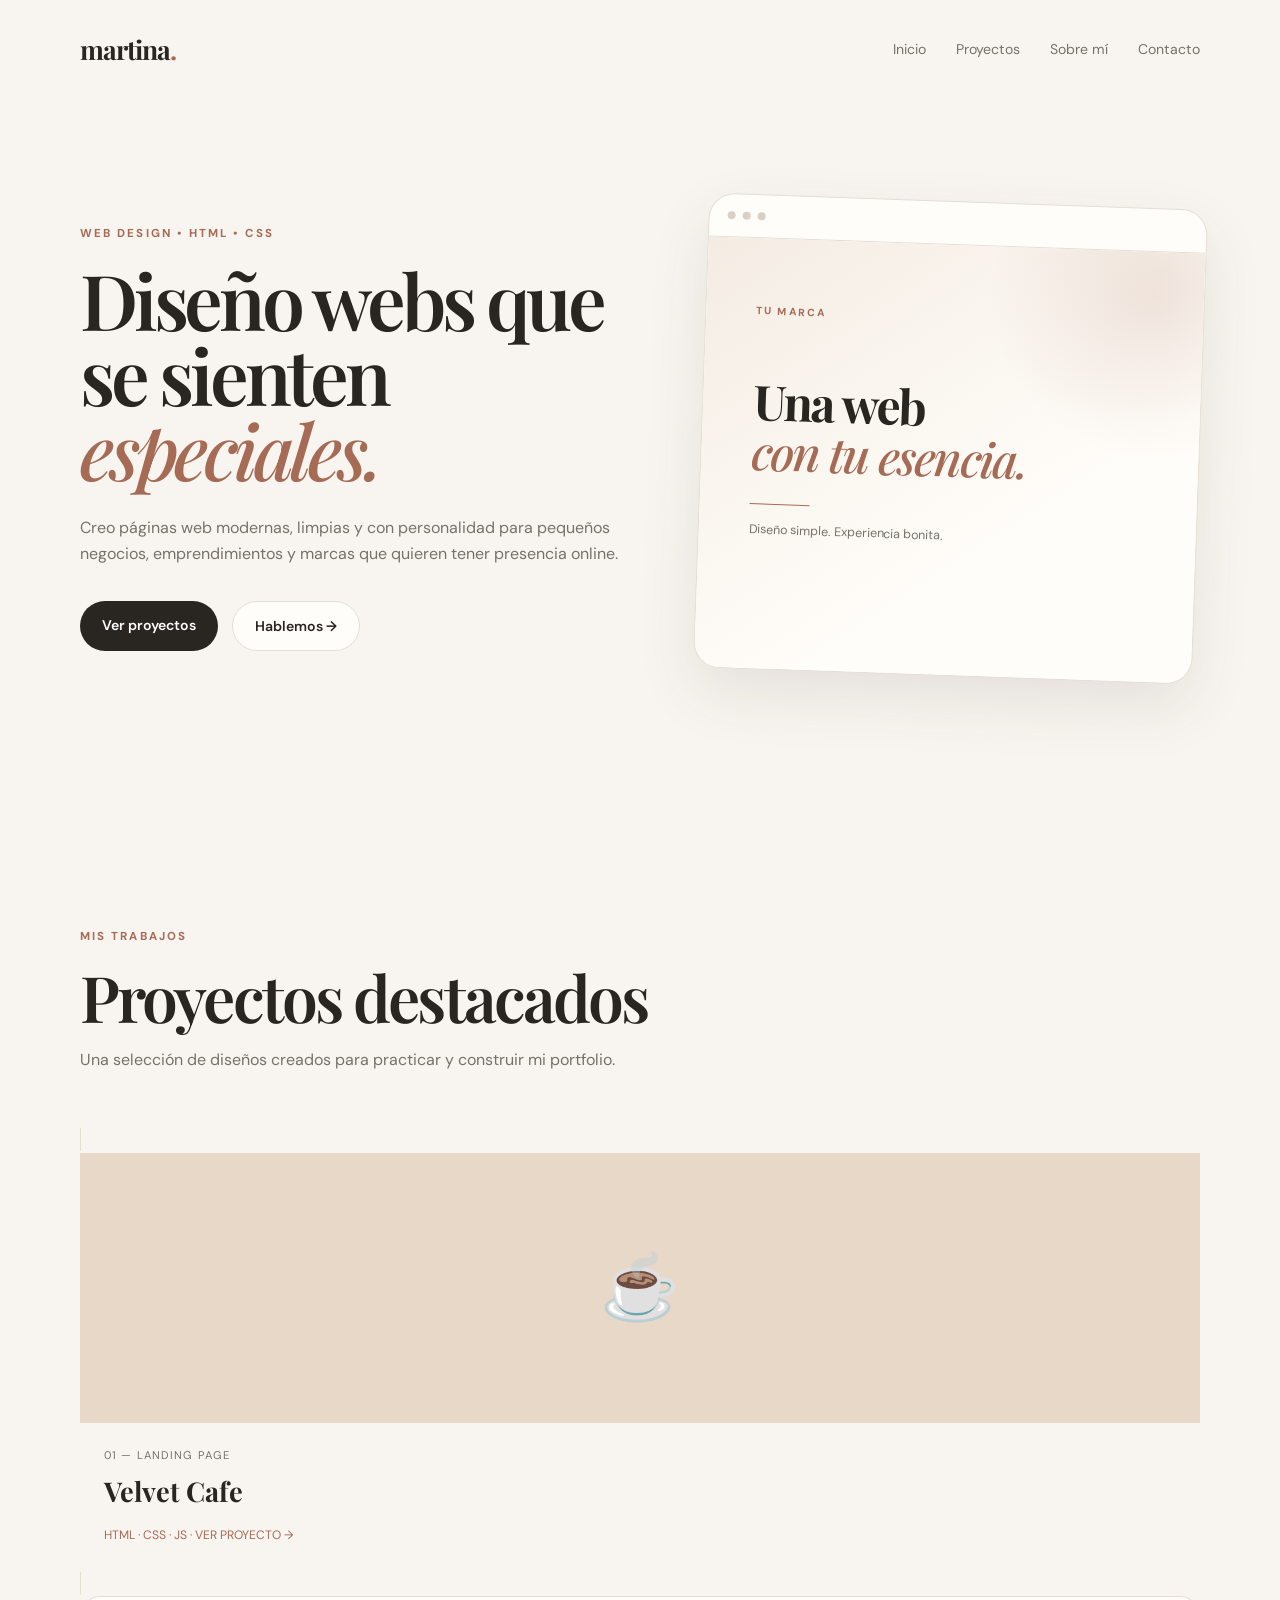
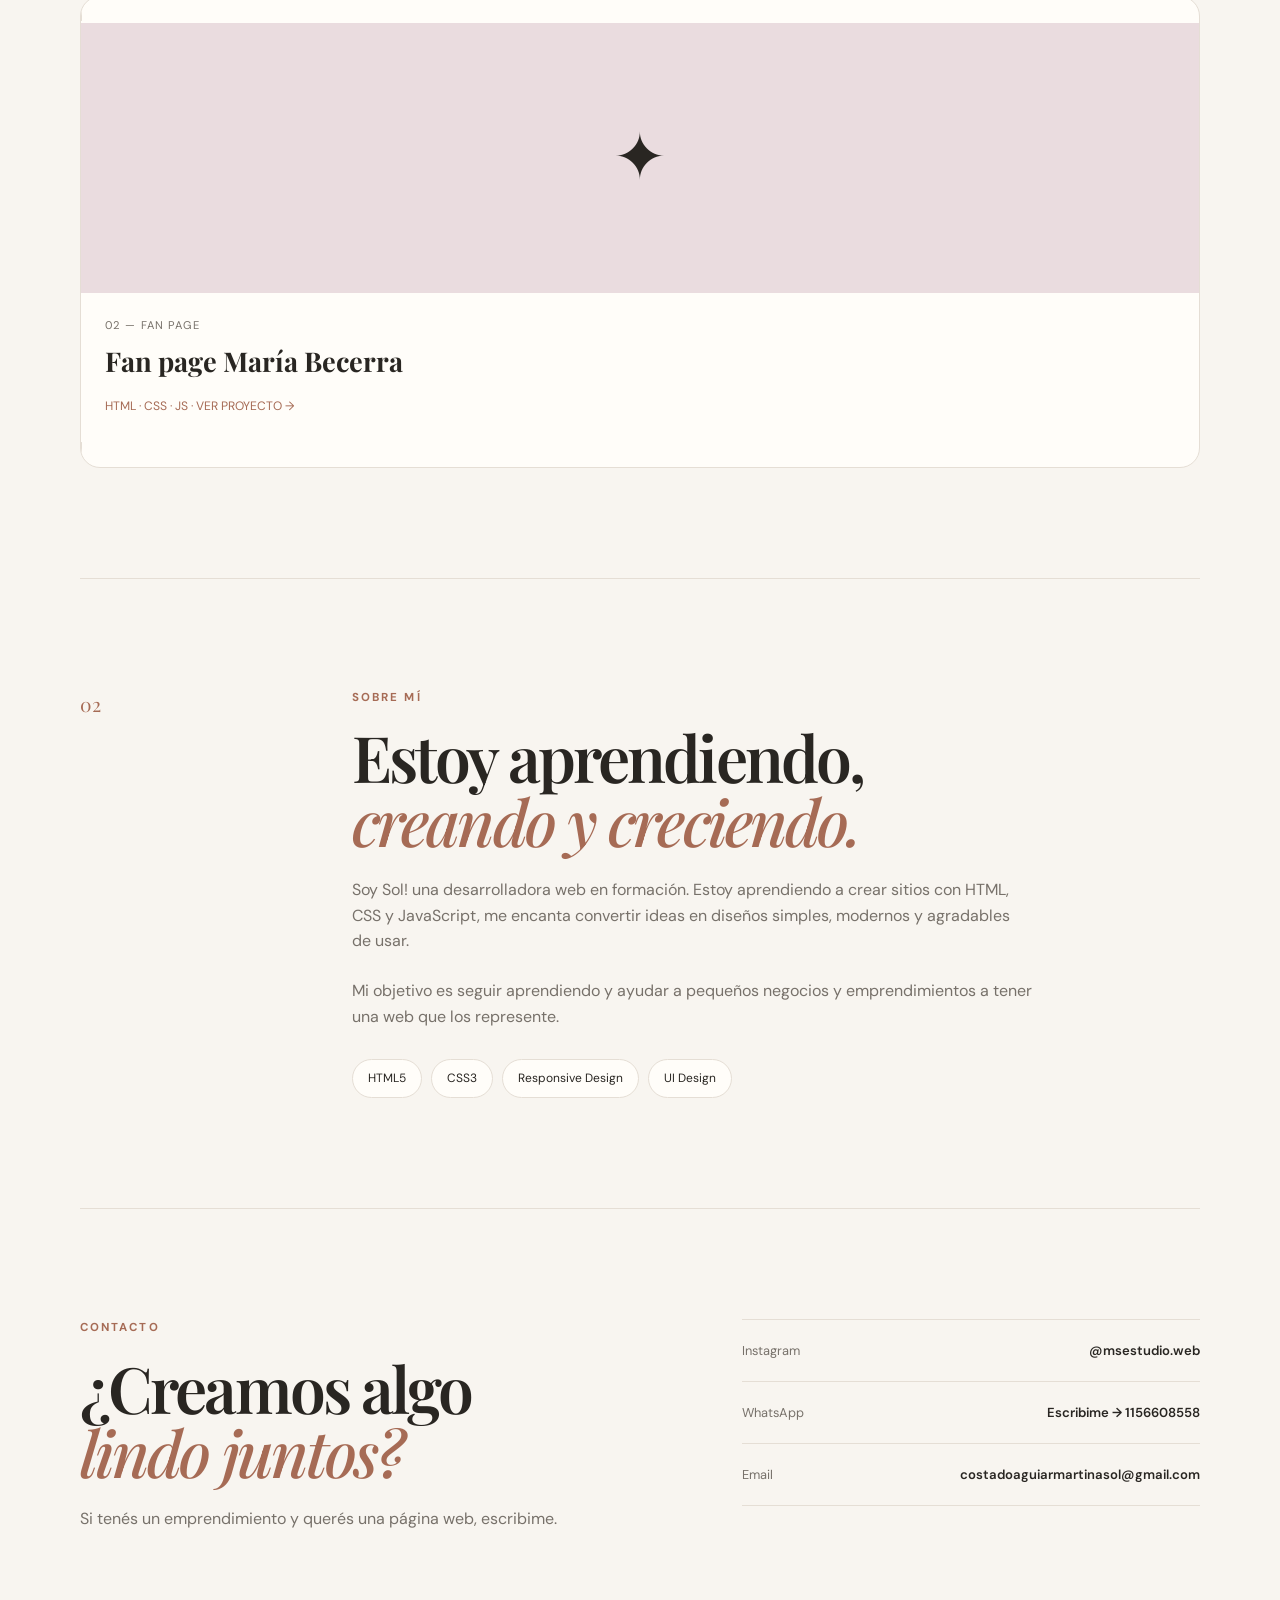
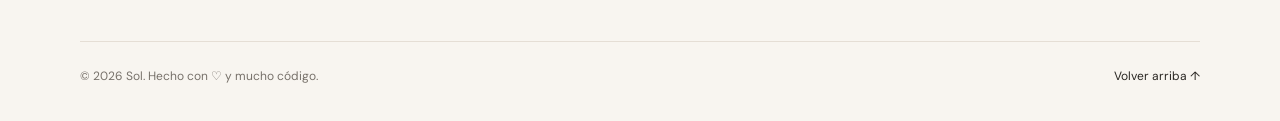
<file: index.html>
<!DOCTYPE html>
<html lang="es">
<head>
  <meta charset="UTF-8">
  <meta name="viewport" content="width=device-width, initial-scale=1.0">
  <meta name="description" content="Portafolio de desarrollo web de Martina. Diseño páginas web modernas, elegantes y funcionales.">
  <title> Martina Sol — Web Designer</title>
  <link rel="preconnect" href="https://fonts.googleapis.com">
  <link rel="preconnect" href="https://fonts.gstatic.com" crossorigin>
  <link href="https://fonts.googleapis.com/css2?family=DM+Sans:wght@400;500;600;700&family=Playfair+Display:wght@500;600;700&display=swap" rel="stylesheet">
  <link rel="stylesheet" href="style.css">
</head>
<body>

  <header class="navbar">
    <a href="#inicio" class="logo">martina<span>.</span></a>

    <nav>
      <a href="#inicio">Inicio</a>
      <a href="#proyectos">Proyectos</a>
      <a href="#sobre-mi">Sobre mí</a>
      <a href="#contacto">Contacto</a>
    </nav>
  </header>

  <main>
    <section class="hero" id="inicio">
      <div class="hero-text">
        <p class="eyebrow">WEB DESIGN • HTML • CSS</p>
        <h1>Diseño webs que se sienten <em>especiales.</em></h1>
        <p class="hero-description">
          Creo páginas web modernas, limpias y con personalidad para pequeños
          negocios, emprendimientos y marcas que quieren tener presencia online.
        </p>

        <div class="hero-buttons">
          <a href="#proyectos" class="button primary">Ver proyectos</a>
          <a href="#contacto" class="button secondary">Hablemos →</a>
        </div>
      </div>

      <div class="hero-card">
        <div class="window-top">
          <span></span><span></span><span></span>
        </div>
        <div class="mini-site">
          <p class="mini-label">TU MARCA</p>
          <h2>Una web<br><em>con tu esencia.</em></h2>
          <div class="mini-line"></div>
          <p>Diseño simple. Experiencia bonita.</p>
        </div>
      </div>
    </section>

    <section class="projects section" id="proyectos">
      <div class="section-heading">
        <p class="eyebrow">MIS TRABAJOS</p>
        <h2>Proyectos destacados</h2>
        <p>Una selección de diseños creados para practicar y construir mi portfolio.</p>
      </div>

<a href="https://martinacostadoaguiar-byte.github.io/mis-paginas-web/cafeteria/" class="project-card" target="_blank">
  <div class="project-image coffee">
    <span>☕</span>
  </div>
  <div class="project-info">
    <p>01 — Landing page</p>
    <h3>Velvet Cafe</h3>
    <span>HTML · CSS · JS · VER PROYECTO →</span>
  </div>
</a>


        </article>

        <article class="project-card">
        
<a href="https://martinacostadoaguiar-byte.github.io/mis-paginas-web/maria-becerra/" class="project-card" target="_blank">
  <div class="project-image beauty">
    <span>✦</span>
  </div>
  <div class="project-info">
    <p>02 — Fan page</p>
    <h3>Fan page María Becerra</h3>
    <span>HTML · CSS · JS · VER PROYECTO →</span>
  </div>
</a>

        </article>
      </div>
    </section>

    <section class="about section" id="sobre-mi">
      <div class="about-number">02</div>
      <div class="about-content">
        <p class="eyebrow">SOBRE MÍ</p>
        <h2>Estoy aprendiendo,<br><em>creando y creciendo.</em></h2>
        <p>
          Soy Sol! una desarrolladora web en formación. Estoy aprendiendo a crear
          sitios con HTML, CSS y JavaScript, me encanta convertir ideas en diseños
          simples, modernos y agradables de usar.
        </p>
        <p>
          Mi objetivo es seguir aprendiendo y ayudar a pequeños negocios y
          emprendimientos a tener una web que los represente.
        </p>

        <div class="skills">
          <span>HTML5</span>
          <span>CSS3</span>
          <span>Responsive Design</span>
          <span>UI Design</span>
        </div>
      </div>
    </section>

    <section class="contact section" id="contacto">
      <div>
        <p class="eyebrow">CONTACTO</p>
        <h2>¿Creamos algo<br><em>lindo juntos?</em></h2>
        <p>Si tenés un emprendimiento y querés una página web, escribime.</p>
      </div>

      <div class="contact-links">
        <a href="https://www.instagram.com/msestudio.web/" class="contact-link">
          <span>Instagram </span>
          <strong>@msestudio.web</strong>
        </a>
       <a href="https://wa.me/5491156608558?text=Hola%20Sol%2C%20vi%20tu%20portfolio%20y%20me%20gustar%C3%ADa%20consultar%20por%20una%20p%C3%A1gina%20web." class="contact-link" target="_blank">
  <span>WhatsApp</span>
  <strong>Escribime → 1156608558</strong>
         </a>
        <a href="mailto:costadoaguiarmartinasol@gmail.com" class="contact-link">
          <span>Email</span>
          <strong>costadoaguiarmartinasol@gmail.com</strong>
        </a>
      </div>
    </section>
  </main>

  <footer>
    <p>© 2026 Sol. Hecho con ♡ y mucho código.</p>
    <a href="#inicio">Volver arriba ↑</a>
  </footer>

</body>
</html>
</file>
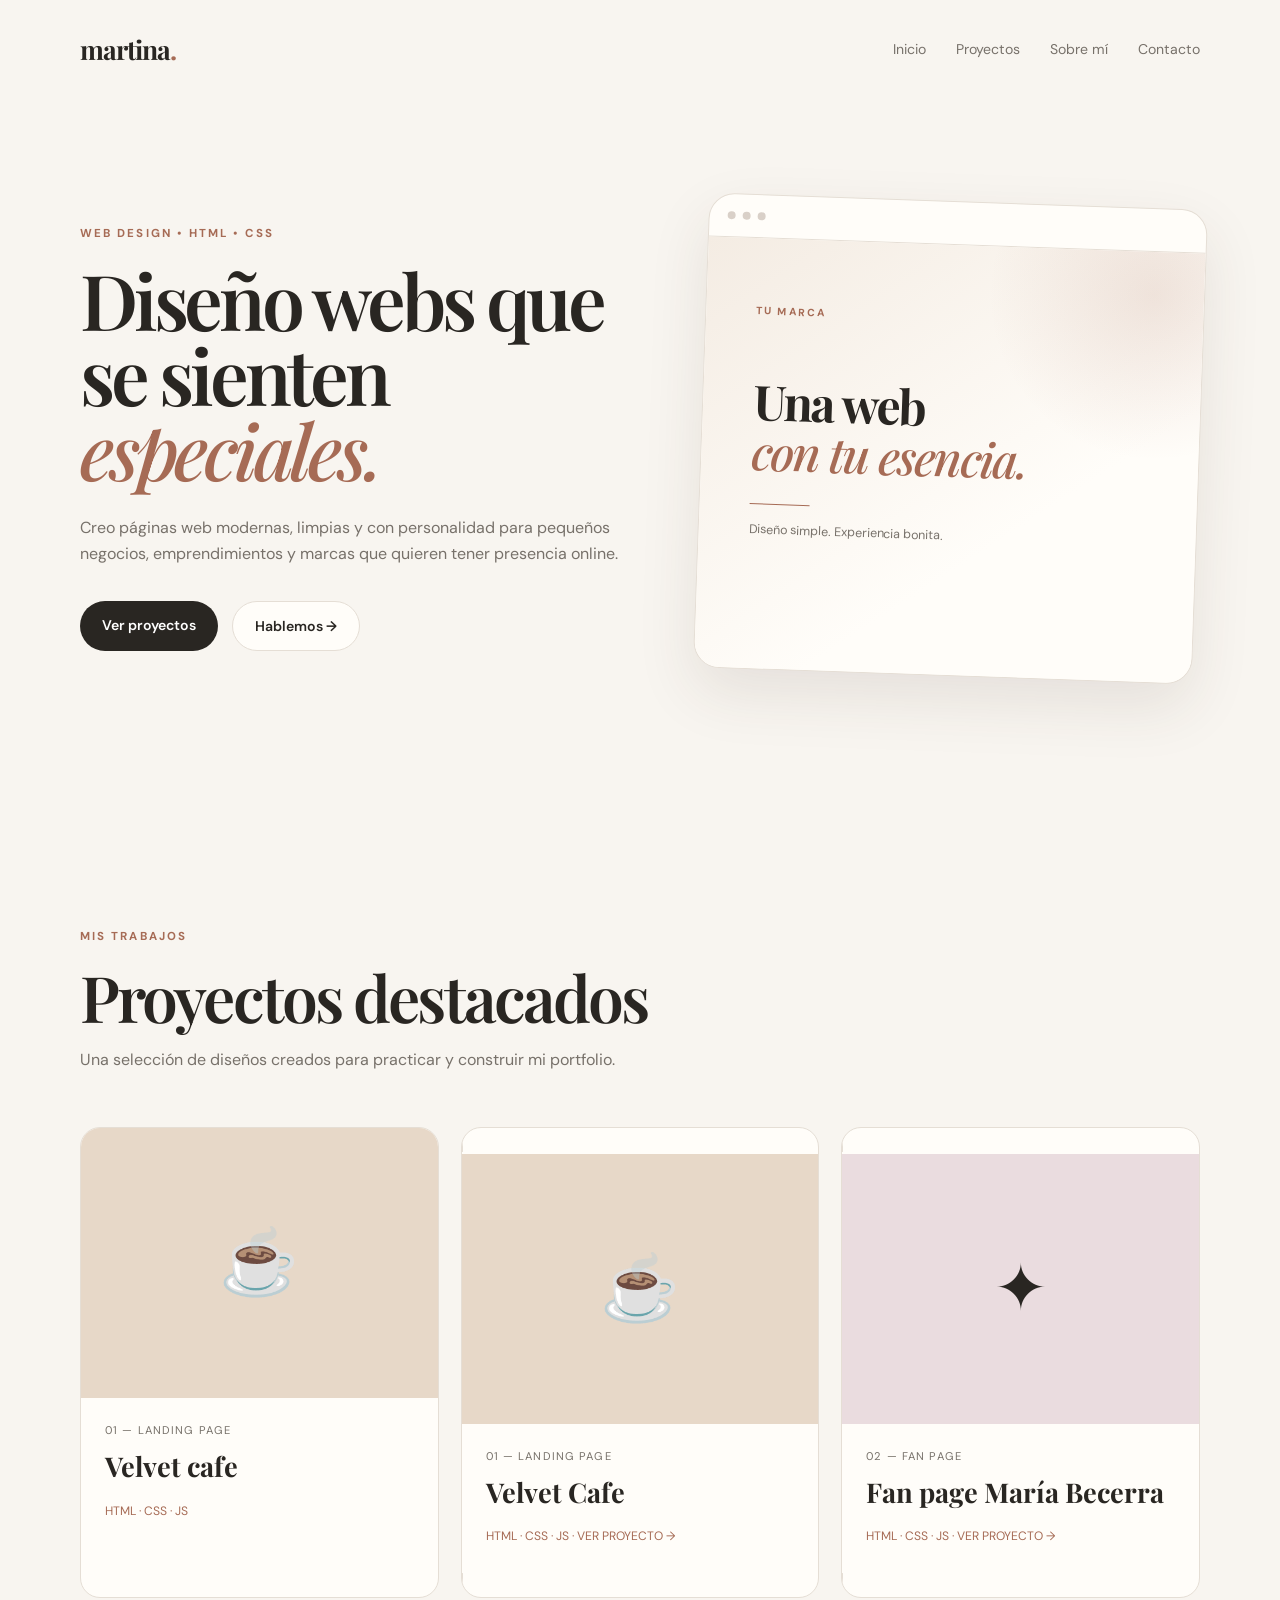
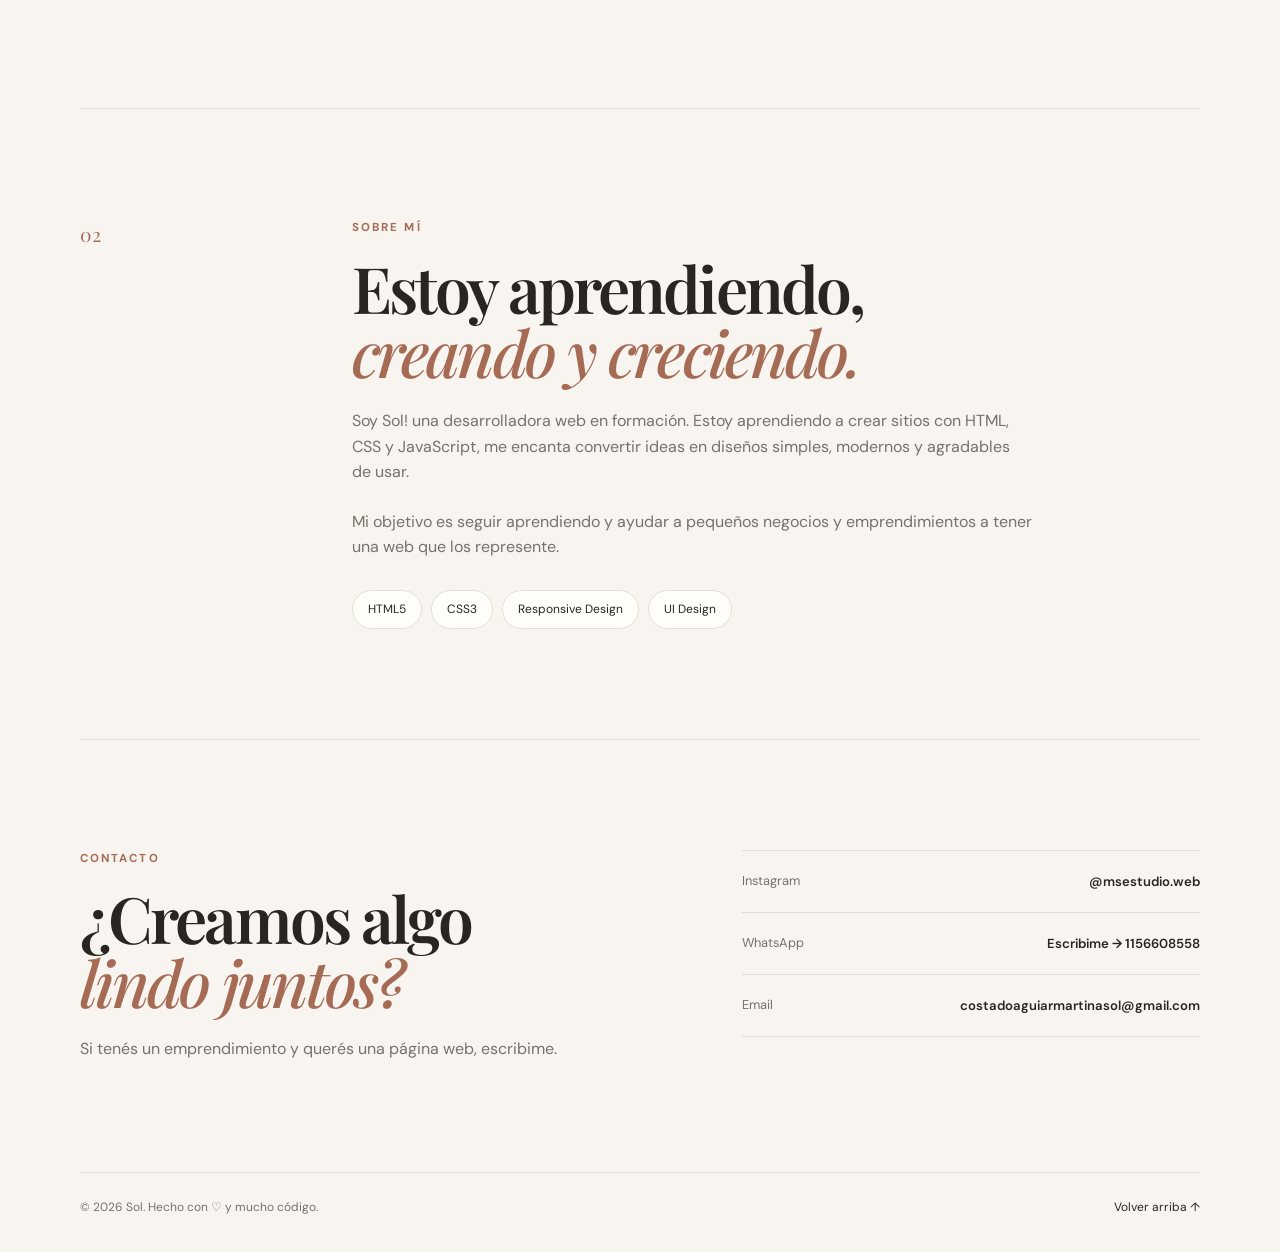
<file: proyectos/index.html>
<!DOCTYPE html>
<html lang="es">
<head>
  <meta charset="UTF-8">
  <meta name="viewport" content="width=device-width, initial-scale=1.0">
  <meta name="description" content="Portafolio de desarrollo web de Martina. Diseño páginas web modernas, elegantes y funcionales.">
  <title> Martina Sol — Web Designer</title>
  <link rel="preconnect" href="https://fonts.googleapis.com">
  <link rel="preconnect" href="https://fonts.gstatic.com" crossorigin>
  <link href="https://fonts.googleapis.com/css2?family=DM+Sans:wght@400;500;600;700&family=Playfair+Display:wght@500;600;700&display=swap" rel="stylesheet">
  <link rel="stylesheet" href="style.css">
</head>
<body>

  <header class="navbar">
    <a href="#inicio" class="logo">martina<span>.</span></a>

    <nav>
      <a href="#inicio">Inicio</a>
      <a href="#proyectos">Proyectos</a>
      <a href="#sobre-mi">Sobre mí</a>
      <a href="#contacto">Contacto</a>
    </nav>
  </header>

  <main>
    <section class="hero" id="inicio">
      <div class="hero-text">
        <p class="eyebrow">WEB DESIGN • HTML • CSS</p>
        <h1>Diseño webs que se sienten <em>especiales.</em></h1>
        <p class="hero-description">
          Creo páginas web modernas, limpias y con personalidad para pequeños
          negocios, emprendimientos y marcas que quieren tener presencia online.
        </p>

        <div class="hero-buttons">
          <a href="#proyectos" class="button primary">Ver proyectos</a>
          <a href="#contacto" class="button secondary">Hablemos →</a>
        </div>
      </div>

      <div class="hero-card">
        <div class="window-top">
          <span></span><span></span><span></span>
        </div>
        <div class="mini-site">
          <p class="mini-label">TU MARCA</p>
          <h2>Una web<br><em>con tu esencia.</em></h2>
          <div class="mini-line"></div>
          <p>Diseño simple. Experiencia bonita.</p>
        </div>
      </div>
    </section>

    <section class="projects section" id="proyectos">
      <div class="section-heading">
        <p class="eyebrow">MIS TRABAJOS</p>
        <h2>Proyectos destacados</h2>
        <p>Una selección de diseños creados para practicar y construir mi portfolio.</p>
      </div>

      <div class="project-grid">
        <article class="project-card">
          <div class="project-image coffee">
            <span>☕</span>
          </div>
          <div class="project-info">
            <p>01 — Landing page</p>
            <h3> Velvet cafe </h3>
            <span>HTML · CSS · JS</span>
          </div>
        </article>

        <article class="project-card">

<a href="https://martinacostadoaguiar-byte.github.io/mis-paginas-web/cafeteria/" class="project-card" target="_blank">
  <div class="project-image coffee">
    <span>☕</span>
  </div>
  <div class="project-info">
    <p>01 — Landing page</p>
    <h3>Velvet Cafe</h3>
    <span>HTML · CSS · JS · VER PROYECTO →</span>
  </div>
</a>


        </article>

        <article class="project-card">
        
<a href="https://martinacostadoaguiar-byte.github.io/mis-paginas-web/maria-becerra/" class="project-card" target="_blank">
  <div class="project-image beauty">
    <span>✦</span>
  </div>
  <div class="project-info">
    <p>02 — Fan page</p>
    <h3>Fan page María Becerra</h3>
    <span>HTML · CSS · JS · VER PROYECTO →</span>
  </div>
</a>

        </article>
      </div>
    </section>

    <section class="about section" id="sobre-mi">
      <div class="about-number">02</div>
      <div class="about-content">
        <p class="eyebrow">SOBRE MÍ</p>
        <h2>Estoy aprendiendo,<br><em>creando y creciendo.</em></h2>
        <p>
          Soy Sol! una desarrolladora web en formación. Estoy aprendiendo a crear
          sitios con HTML, CSS y JavaScript, me encanta convertir ideas en diseños
          simples, modernos y agradables de usar.
        </p>
        <p>
          Mi objetivo es seguir aprendiendo y ayudar a pequeños negocios y
          emprendimientos a tener una web que los represente.
        </p>

        <div class="skills">
          <span>HTML5</span>
          <span>CSS3</span>
          <span>Responsive Design</span>
          <span>UI Design</span>
        </div>
      </div>
    </section>

    <section class="contact section" id="contacto">
      <div>
        <p class="eyebrow">CONTACTO</p>
        <h2>¿Creamos algo<br><em>lindo juntos?</em></h2>
        <p>Si tenés un emprendimiento y querés una página web, escribime.</p>
      </div>

      <div class="contact-links">
        <a href="https://www.instagram.com/msestudio.web/" class="contact-link">
          <span>Instagram </span>
          <strong>@msestudio.web</strong>
        </a>
       <a href="https://wa.me/5491156608558?text=Hola%20Sol%2C%20vi%20tu%20portfolio%20y%20me%20gustar%C3%ADa%20consultar%20por%20una%20p%C3%A1gina%20web." class="contact-link" target="_blank">
  <span>WhatsApp</span>
  <strong>Escribime → 1156608558</strong>
         </a>
        <a href="mailto:costadoaguiarmartinasol@gmail.com" class="contact-link">
          <span>Email</span>
          <strong>costadoaguiarmartinasol@gmail.com</strong>
        </a>
      </div>
    </section>
  </main>

  <footer>
    <p>© 2026 Sol. Hecho con ♡ y mucho código.</p>
    <a href="#inicio">Volver arriba ↑</a>
  </footer>

</body>
</html>
</file>
<file: style.css>
/* ================================
   MARTINA — PORTFOLIO
   ================================ */

:root {
  --bg: #f8f5f0;
  --surface: #fffdf9;
  --text: #292622;
  --muted: #77716a;
  --accent: #a66b55;
  --accent-dark: #7d4c3a;
  --line: #e5ded5;
  --white: #ffffff;
  --shadow: 0 24px 60px rgba(67, 49, 37, 0.10);
}

* {
  margin: 0;
  padding: 0;
  box-sizing: border-box;
}

html {
  scroll-behavior: smooth;
}

body {
  font-family: "DM Sans", sans-serif;
  background: var(--bg);
  color: var(--text);
  line-height: 1.6;
}

a {
  color: inherit;
  text-decoration: none;
}

.navbar {
  width: min(1120px, 90%);
  margin: 0 auto;
  padding: 28px 0;
  display: flex;
  align-items: center;
  justify-content: space-between;
}

.logo {
  font-family: "Playfair Display", serif;
  font-size: 1.65rem;
  font-weight: 700;
  letter-spacing: -0.04em;
}

.logo span {
  color: var(--accent);
}

nav {
  display: flex;
  gap: 30px;
}

nav a {
  font-size: 0.88rem;
  color: var(--muted);
  transition: color 0.2s ease;
}

nav a:hover {
  color: var(--accent);
}

.hero {
  width: min(1120px, 90%);
  min-height: 720px;
  margin: 0 auto;
  display: grid;
  grid-template-columns: 1.05fr 0.95fr;
  align-items: center;
  gap: 70px;
  padding: 80px 0 120px;
}

.eyebrow {
  color: var(--accent);
  font-size: 0.72rem;
  font-weight: 700;
  letter-spacing: 0.18em;
  margin-bottom: 18px;
}

.hero h1 {
  max-width: 650px;
  font-family: "Playfair Display", serif;
  font-size: clamp(3.2rem, 6vw, 5.7rem);
  line-height: 0.98;
  letter-spacing: -0.055em;
  font-weight: 600;
}

h1 em,
h2 em {
  color: var(--accent);
  font-weight: 500;
}

.hero-description {
  max-width: 550px;
  color: var(--muted);
  margin-top: 28px;
  font-size: 1rem;
}

.hero-buttons {
  display: flex;
  gap: 14px;
  margin-top: 34px;
}

.button {
  padding: 13px 22px;
  border-radius: 999px;
  font-size: 0.88rem;
  font-weight: 600;
  transition: transform 0.2s ease, background 0.2s ease;
}

.button:hover {
  transform: translateY(-2px);
}

.primary {
  background: var(--text);
  color: var(--white);
}

.secondary {
  border: 1px solid var(--line);
  background: var(--surface);
}

.hero-card {
  background: var(--surface);
  border: 1px solid var(--line);
  border-radius: 26px;
  overflow: hidden;
  box-shadow: var(--shadow);
  transform: rotate(2deg);
  transition: transform 0.3s ease;
}

.hero-card:hover {
  transform: rotate(0deg) translateY(-5px);
}

.window-top {
  height: 43px;
  padding: 0 18px;
  display: flex;
  align-items: center;
  gap: 7px;
  border-bottom: 1px solid var(--line);
}

.window-top span {
  width: 8px;
  height: 8px;
  border-radius: 50%;
  background: #d9d0c8;
}

.mini-site {
  min-height: 430px;
  padding: 65px 50px;
  background:
    radial-gradient(circle at 90% 10%, rgba(166,107,85,.15), transparent 28%),
    linear-gradient(145deg, #f4ece3, #fffdf9 65%);
}

.mini-label {
  font-size: 0.65rem;
  font-weight: 700;
  letter-spacing: 0.2em;
  color: var(--accent);
}

.mini-site h2 {
  margin-top: 55px;
  font-family: "Playfair Display", serif;
  font-size: 3rem;
  line-height: 1.05;
  letter-spacing: -0.04em;
}

.mini-line {
  width: 60px;
  height: 1px;
  background: var(--accent);
  margin: 28px 0 16px;
}

.mini-site > p:last-child {
  font-size: 0.78rem;
  color: var(--muted);
}

.section {
  width: min(1120px, 90%);
  margin: 0 auto;
  padding: 110px 0;
}

.section-heading {
  max-width: 600px;
  margin-bottom: 55px;
}

.section h2 {
  font-family: "Playfair Display", serif;
  font-size: clamp(2.5rem, 5vw, 4rem);
  line-height: 1;
  letter-spacing: -0.045em;
  font-weight: 600;
}

.section-heading > p:last-child {
  color: var(--muted);
  margin-top: 18px;
}

.project-grid {
  display: grid;
  grid-template-columns: repeat(3, 1fr);
  gap: 22px;
}

.project-card {
  background: var(--surface);
  border: 1px solid var(--line);
  border-radius: 20px;
  overflow: hidden;
  transition: transform 0.25s ease, box-shadow 0.25s ease;
}

.project-card:hover {
  transform: translateY(-7px);
  box-shadow: var(--shadow);
}

.project-image {
  height: 270px;
  display: grid;
  place-items: center;
  font-size: 4rem;
}

.coffee {
  background: #e7d8c8;
}

.beauty {
  background: #eadcdf;
}

.fashion {
  background: #dcd9d1;
}

.project-info {
  padding: 24px;
}

.project-info p {
  color: var(--muted);
  font-size: 0.7rem;
  text-transform: uppercase;
  letter-spacing: 0.1em;
}

.project-info h3 {
  font-family: "Playfair Display", serif;
  font-size: 1.7rem;
  margin: 5px 0 8px;
}

.project-info span {
  font-size: 0.76rem;
  color: var(--accent);
}

.about {
  display: grid;
  grid-template-columns: 0.25fr 1fr;
  gap: 60px;
  border-top: 1px solid var(--line);
}

.about-number {
  font-family: "Playfair Display", serif;
  font-size: 1.2rem;
  color: var(--accent);
}

.about-content {
  max-width: 760px;
}

.about-content > p:not(.eyebrow) {
  max-width: 680px;
  color: var(--muted);
  margin-top: 24px;
}

.skills {
  display: flex;
  flex-wrap: wrap;
  gap: 9px;
  margin-top: 30px;
}

.skills span {
  padding: 9px 15px;
  border: 1px solid var(--line);
  border-radius: 999px;
  background: var(--surface);
  font-size: 0.75rem;
}

.contact {
  display: grid;
  grid-template-columns: 1fr 0.8fr;
  gap: 90px;
  border-top: 1px solid var(--line);
}

.contact > div:first-child > p:last-child {
  color: var(--muted);
  margin-top: 22px;
}

.contact-links {
  border-top: 1px solid var(--line);
}

.contact-link {
  padding: 20px 0;
  border-bottom: 1px solid var(--line);
  display: flex;
  align-items: center;
  justify-content: space-between;
  gap: 20px;
}

.contact-link span {
  color: var(--muted);
  font-size: 0.8rem;
}

.contact-link strong {
  font-size: 0.82rem;
  font-weight: 600;
}

.contact-link:hover strong {
  color: var(--accent);
}

footer {
  width: min(1120px, 90%);
  margin: 0 auto;
  padding: 25px 0 35px;
  border-top: 1px solid var(--line);
  display: flex;
  justify-content: space-between;
  color: var(--muted);
  font-size: 0.75rem;
}

footer a {
  color: var(--text);
}

/* Responsive */
@media (max-width: 800px) {
  nav {
    display: none;
  }

  .hero {
    min-height: auto;
    grid-template-columns: 1fr;
    padding: 65px 0 90px;
    gap: 55px;
  }

  .hero-card {
    transform: none;
  }

  .project-grid {
    grid-template-columns: 1fr;
  }

  .about,
  .contact {
    grid-template-columns: 1fr;
    gap: 30px;
  }

  .section {
    padding: 80px 0;
  }

  .contact {
    gap: 50px;
  }

  footer {
    flex-direction: column;
    gap: 10px;
  }
}

@media (max-width: 480px) {
  .hero h1 {
    font-size: 3.15rem;
  }

  .mini-site {
    padding: 50px 30px;
  }

  .mini-site h2 {
    font-size: 2.4rem;
  }

  .hero-buttons {
    flex-direction: column;
  }

  .button {
    text-align: center;
  }
}
</file>
<file: proyectos/style.css>
/* ================================
   MARTINA — PORTFOLIO
   ================================ */

:root {
  --bg: #f8f5f0;
  --surface: #fffdf9;
  --text: #292622;
  --muted: #77716a;
  --accent: #a66b55;
  --accent-dark: #7d4c3a;
  --line: #e5ded5;
  --white: #ffffff;
  --shadow: 0 24px 60px rgba(67, 49, 37, 0.10);
}

* {
  margin: 0;
  padding: 0;
  box-sizing: border-box;
}

html {
  scroll-behavior: smooth;
}

body {
  font-family: "DM Sans", sans-serif;
  background: var(--bg);
  color: var(--text);
  line-height: 1.6;
}

a {
  color: inherit;
  text-decoration: none;
}

.navbar {
  width: min(1120px, 90%);
  margin: 0 auto;
  padding: 28px 0;
  display: flex;
  align-items: center;
  justify-content: space-between;
}

.logo {
  font-family: "Playfair Display", serif;
  font-size: 1.65rem;
  font-weight: 700;
  letter-spacing: -0.04em;
}

.logo span {
  color: var(--accent);
}

nav {
  display: flex;
  gap: 30px;
}

nav a {
  font-size: 0.88rem;
  color: var(--muted);
  transition: color 0.2s ease;
}

nav a:hover {
  color: var(--accent);
}

.hero {
  width: min(1120px, 90%);
  min-height: 720px;
  margin: 0 auto;
  display: grid;
  grid-template-columns: 1.05fr 0.95fr;
  align-items: center;
  gap: 70px;
  padding: 80px 0 120px;
}

.eyebrow {
  color: var(--accent);
  font-size: 0.72rem;
  font-weight: 700;
  letter-spacing: 0.18em;
  margin-bottom: 18px;
}

.hero h1 {
  max-width: 650px;
  font-family: "Playfair Display", serif;
  font-size: clamp(3.2rem, 6vw, 5.7rem);
  line-height: 0.98;
  letter-spacing: -0.055em;
  font-weight: 600;
}

h1 em,
h2 em {
  color: var(--accent);
  font-weight: 500;
}

.hero-description {
  max-width: 550px;
  color: var(--muted);
  margin-top: 28px;
  font-size: 1rem;
}

.hero-buttons {
  display: flex;
  gap: 14px;
  margin-top: 34px;
}

.button {
  padding: 13px 22px;
  border-radius: 999px;
  font-size: 0.88rem;
  font-weight: 600;
  transition: transform 0.2s ease, background 0.2s ease;
}

.button:hover {
  transform: translateY(-2px);
}

.primary {
  background: var(--text);
  color: var(--white);
}

.secondary {
  border: 1px solid var(--line);
  background: var(--surface);
}

.hero-card {
  background: var(--surface);
  border: 1px solid var(--line);
  border-radius: 26px;
  overflow: hidden;
  box-shadow: var(--shadow);
  transform: rotate(2deg);
  transition: transform 0.3s ease;
}

.hero-card:hover {
  transform: rotate(0deg) translateY(-5px);
}

.window-top {
  height: 43px;
  padding: 0 18px;
  display: flex;
  align-items: center;
  gap: 7px;
  border-bottom: 1px solid var(--line);
}

.window-top span {
  width: 8px;
  height: 8px;
  border-radius: 50%;
  background: #d9d0c8;
}

.mini-site {
  min-height: 430px;
  padding: 65px 50px;
  background:
    radial-gradient(circle at 90% 10%, rgba(166,107,85,.15), transparent 28%),
    linear-gradient(145deg, #f4ece3, #fffdf9 65%);
}

.mini-label {
  font-size: 0.65rem;
  font-weight: 700;
  letter-spacing: 0.2em;
  color: var(--accent);
}

.mini-site h2 {
  margin-top: 55px;
  font-family: "Playfair Display", serif;
  font-size: 3rem;
  line-height: 1.05;
  letter-spacing: -0.04em;
}

.mini-line {
  width: 60px;
  height: 1px;
  background: var(--accent);
  margin: 28px 0 16px;
}

.mini-site > p:last-child {
  font-size: 0.78rem;
  color: var(--muted);
}

.section {
  width: min(1120px, 90%);
  margin: 0 auto;
  padding: 110px 0;
}

.section-heading {
  max-width: 600px;
  margin-bottom: 55px;
}

.section h2 {
  font-family: "Playfair Display", serif;
  font-size: clamp(2.5rem, 5vw, 4rem);
  line-height: 1;
  letter-spacing: -0.045em;
  font-weight: 600;
}

.section-heading > p:last-child {
  color: var(--muted);
  margin-top: 18px;
}

.project-grid {
  display: grid;
  grid-template-columns: repeat(3, 1fr);
  gap: 22px;
}

.project-card {
  background: var(--surface);
  border: 1px solid var(--line);
  border-radius: 20px;
  overflow: hidden;
  transition: transform 0.25s ease, box-shadow 0.25s ease;
}

.project-card:hover {
  transform: translateY(-7px);
  box-shadow: var(--shadow);
}

.project-image {
  height: 270px;
  display: grid;
  place-items: center;
  font-size: 4rem;
}

.coffee {
  background: #e7d8c8;
}

.beauty {
  background: #eadcdf;
}

.fashion {
  background: #dcd9d1;
}

.project-info {
  padding: 24px;
}

.project-info p {
  color: var(--muted);
  font-size: 0.7rem;
  text-transform: uppercase;
  letter-spacing: 0.1em;
}

.project-info h3 {
  font-family: "Playfair Display", serif;
  font-size: 1.7rem;
  margin: 5px 0 8px;
}

.project-info span {
  font-size: 0.76rem;
  color: var(--accent);
}

.about {
  display: grid;
  grid-template-columns: 0.25fr 1fr;
  gap: 60px;
  border-top: 1px solid var(--line);
}

.about-number {
  font-family: "Playfair Display", serif;
  font-size: 1.2rem;
  color: var(--accent);
}

.about-content {
  max-width: 760px;
}

.about-content > p:not(.eyebrow) {
  max-width: 680px;
  color: var(--muted);
  margin-top: 24px;
}

.skills {
  display: flex;
  flex-wrap: wrap;
  gap: 9px;
  margin-top: 30px;
}

.skills span {
  padding: 9px 15px;
  border: 1px solid var(--line);
  border-radius: 999px;
  background: var(--surface);
  font-size: 0.75rem;
}

.contact {
  display: grid;
  grid-template-columns: 1fr 0.8fr;
  gap: 90px;
  border-top: 1px solid var(--line);
}

.contact > div:first-child > p:last-child {
  color: var(--muted);
  margin-top: 22px;
}

.contact-links {
  border-top: 1px solid var(--line);
}

.contact-link {
  padding: 20px 0;
  border-bottom: 1px solid var(--line);
  display: flex;
  align-items: center;
  justify-content: space-between;
  gap: 20px;
}

.contact-link span {
  color: var(--muted);
  font-size: 0.8rem;
}

.contact-link strong {
  font-size: 0.82rem;
  font-weight: 600;
}

.contact-link:hover strong {
  color: var(--accent);
}

footer {
  width: min(1120px, 90%);
  margin: 0 auto;
  padding: 25px 0 35px;
  border-top: 1px solid var(--line);
  display: flex;
  justify-content: space-between;
  color: var(--muted);
  font-size: 0.75rem;
}

footer a {
  color: var(--text);
}

/* Responsive */
@media (max-width: 800px) {
  nav {
    display: none;
  }

  .hero {
    min-height: auto;
    grid-template-columns: 1fr;
    padding: 65px 0 90px;
    gap: 55px;
  }

  .hero-card {
    transform: none;
  }

  .project-grid {
    grid-template-columns: 1fr;
  }

  .about,
  .contact {
    grid-template-columns: 1fr;
    gap: 30px;
  }

  .section {
    padding: 80px 0;
  }

  .contact {
    gap: 50px;
  }

  footer {
    flex-direction: column;
    gap: 10px;
  }
}

@media (max-width: 480px) {
  .hero h1 {
    font-size: 3.15rem;
  }

  .mini-site {
    padding: 50px 30px;
  }

  .mini-site h2 {
    font-size: 2.4rem;
  }

  .hero-buttons {
    flex-direction: column;
  }

  .button {
    text-align: center;
  }
}
</file>
